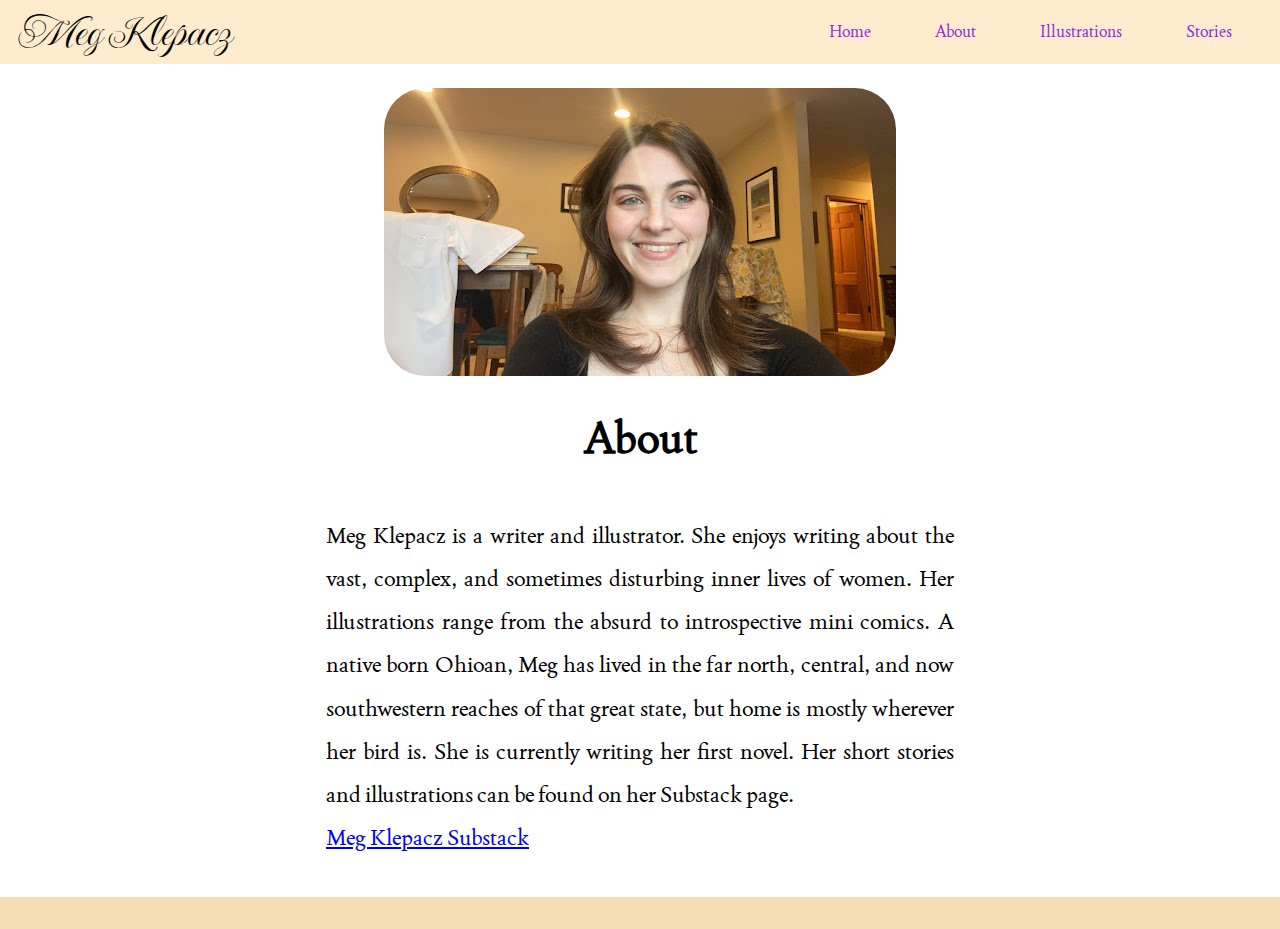
<file: about.html>
<!DOCTYPE html>
<html lang="en">
<head>
  <meta charset="UTF-8">
  <meta name="viewport" content="width=device-width, initial-scale=1.0">
  <link rel="stylesheet" href="reset.css">
  <link rel="stylesheet" href="main.css">
  <link rel="stylesheet" href="https://use.fontawesome.com/releases/v5.15.4/css/all.css" integrity="sha384-DyZ88mC6Up2uqS4h/KRgHuoeGwBcD4Ng9SiP4dIRy0EXTlnuz47vAwmeGwVChigm" crossorigin="anonymous" />
  <link rel="preconnect" href="https://fonts.googleapis.com">
  <link rel="preconnect" href="https://fonts.gstatic.com" crossorigin>
  <link href="https://fonts.googleapis.com/css2?family=Imperial+Script&display=swap" rel="stylesheet">
  <link href="https://fonts.googleapis.com/css2?family=Imperial+Script&family=Joan&display=swap" rel="stylesheet">
  <title>About</title>
</head>

<body>
  <div class="wrapper">
    <header>
      <div class="name">
        <h1>Meg Klepacz</h1>
      </div>
      <nav>
        <ul>
          <li><a href="index.html">Home</a></li>
          <li><a href="about.html">About</a></li>
          <li><a href="illustrations.html">Illustrations</a></li>
          <li><a href="stories.html">Stories</a></li>
        </ul>
      </nav>
    </header>

    <main>
      <figure>
        <img src="images/meg_klepacz.jpg" alt="Picture of Meg Klepacz">
      </figure>
      <h2>About</h2>
      <div class="author">
      <p>Meg Klepacz is a writer and illustrator. She enjoys writing about the vast, complex, and sometimes disturbing inner lives of women. Her illustrations range from the absurd to introspective mini comics. A native born Ohioan, Meg has lived in the far north, central, and now southwestern reaches of that great state, but home is mostly wherever her bird is. She is currently writing her first novel. Her short stories and illustrations can be found on her Substack page. <br><a href="https://megklepacz.substack.com">Meg Klepacz Substack</a></p>
    </div>
    </main>

    <footer>
      <a href="https://www.instagram.com/megklepacz/">
        <i class="fab fa-instagram"></i>
      </a>
      <a href="https://www.linkedin.com/in/margaret-klepacz-3870ab1a8/">
        <i class="fab fa-linkedin"></i>
      </a>
    </footer>
    </div>

</body>
</html>
</file>
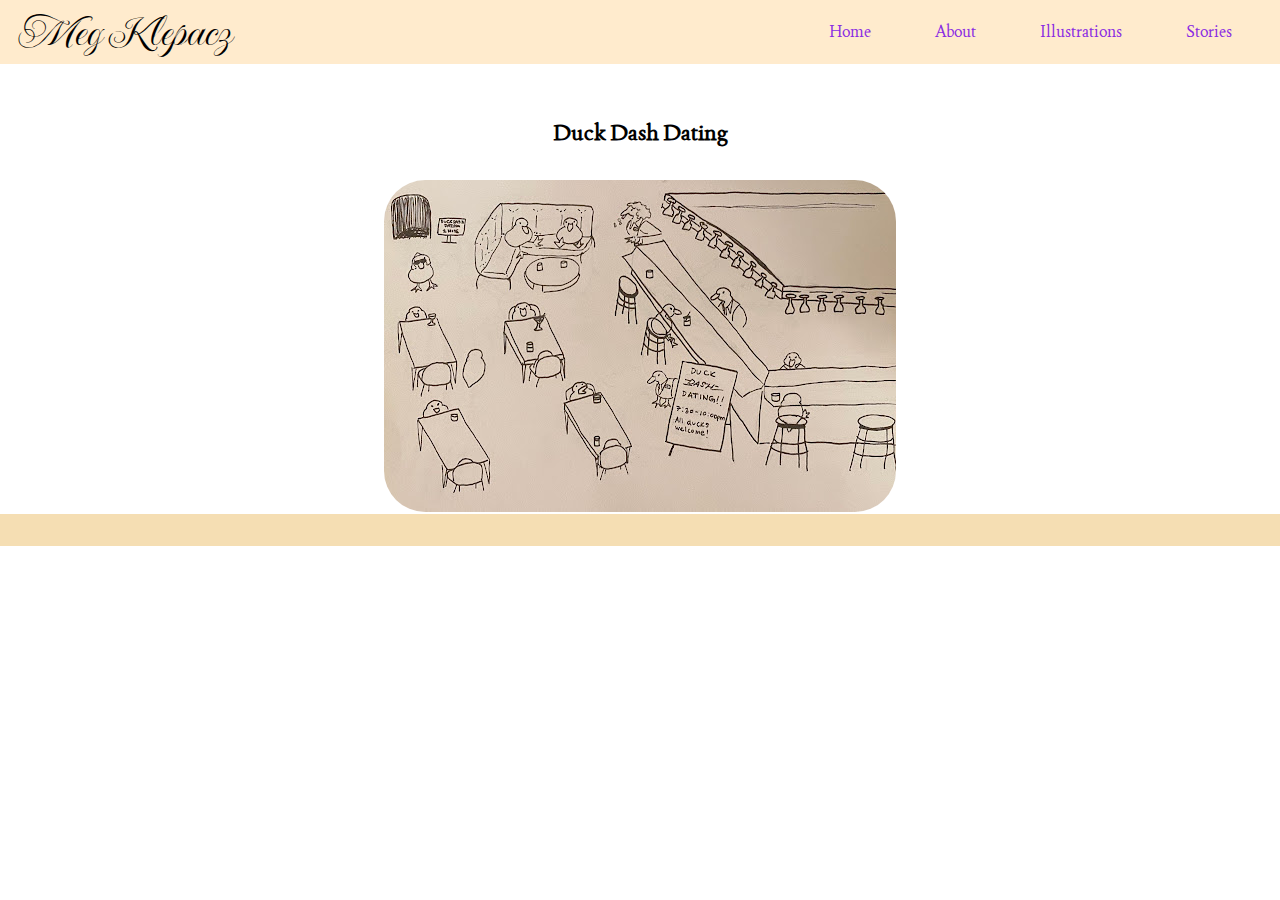
<file: duck_dash_dating.html>
<!DOCTYPE html>
<html lang="en">
<head>
  <meta charset="UTF-8">
  <meta name="viewport" content="width=device-width, initial-scale=1.0">
  <link rel="stylesheet" href="reset.css">
  <link rel="stylesheet" href="main.css">
    <link rel="stylesheet" href="https://use.fontawesome.com/releases/v5.15.4/css/all.css" integrity="sha384-DyZ88mC6Up2uqS4h/KRgHuoeGwBcD4Ng9SiP4dIRy0EXTlnuz47vAwmeGwVChigm" crossorigin="anonymous"/>
    <link rel="preconnect" href="https://fonts.googleapis.com">
    <link rel="preconnect" href="https://fonts.gstatic.com" crossorigin>
    <link href="https://fonts.googleapis.com/css2?family=Imperial+Script&display=swap" rel="stylesheet">
    <link href="https://fonts.googleapis.com/css2?family=Imperial+Script&family=Joan&display=swap" rel="stylesheet">
  <title>Duck Dash Dating</title>
</head>
<body>
    <div? class="wrapper">
    <header>
      <div class="name">
      <h1>Meg Klepacz</h1>
      </div>
    <nav>
      <ul>
        <li><a href="index.html">Home</a></li>
        <li><a href="about.html">About</a></li>
        <li><a href="illustrations.html">Illustrations</a></li>
        <li><a href="stories.html">Stories</a></li>
      </ul>
    </nav>
    </header>
    <main>
      <h3>Duck Dash Dating</h3>
      <img src="images/duck_dash.jpg" alt="Duck dash dating cover image">
    </main>
  <footer>
      <a href="https://www.instagram.com/megklepacz/">
       <i class="fab fa-instagram"></i>
      </a>
      <a href="https://www.linkedin.com/in/margaret-klepacz-3870ab1a8/">
      <i class="fab fa-linkedin"></i>
      </a>
    </footer>
  </div>
</body>
</html>
</file>
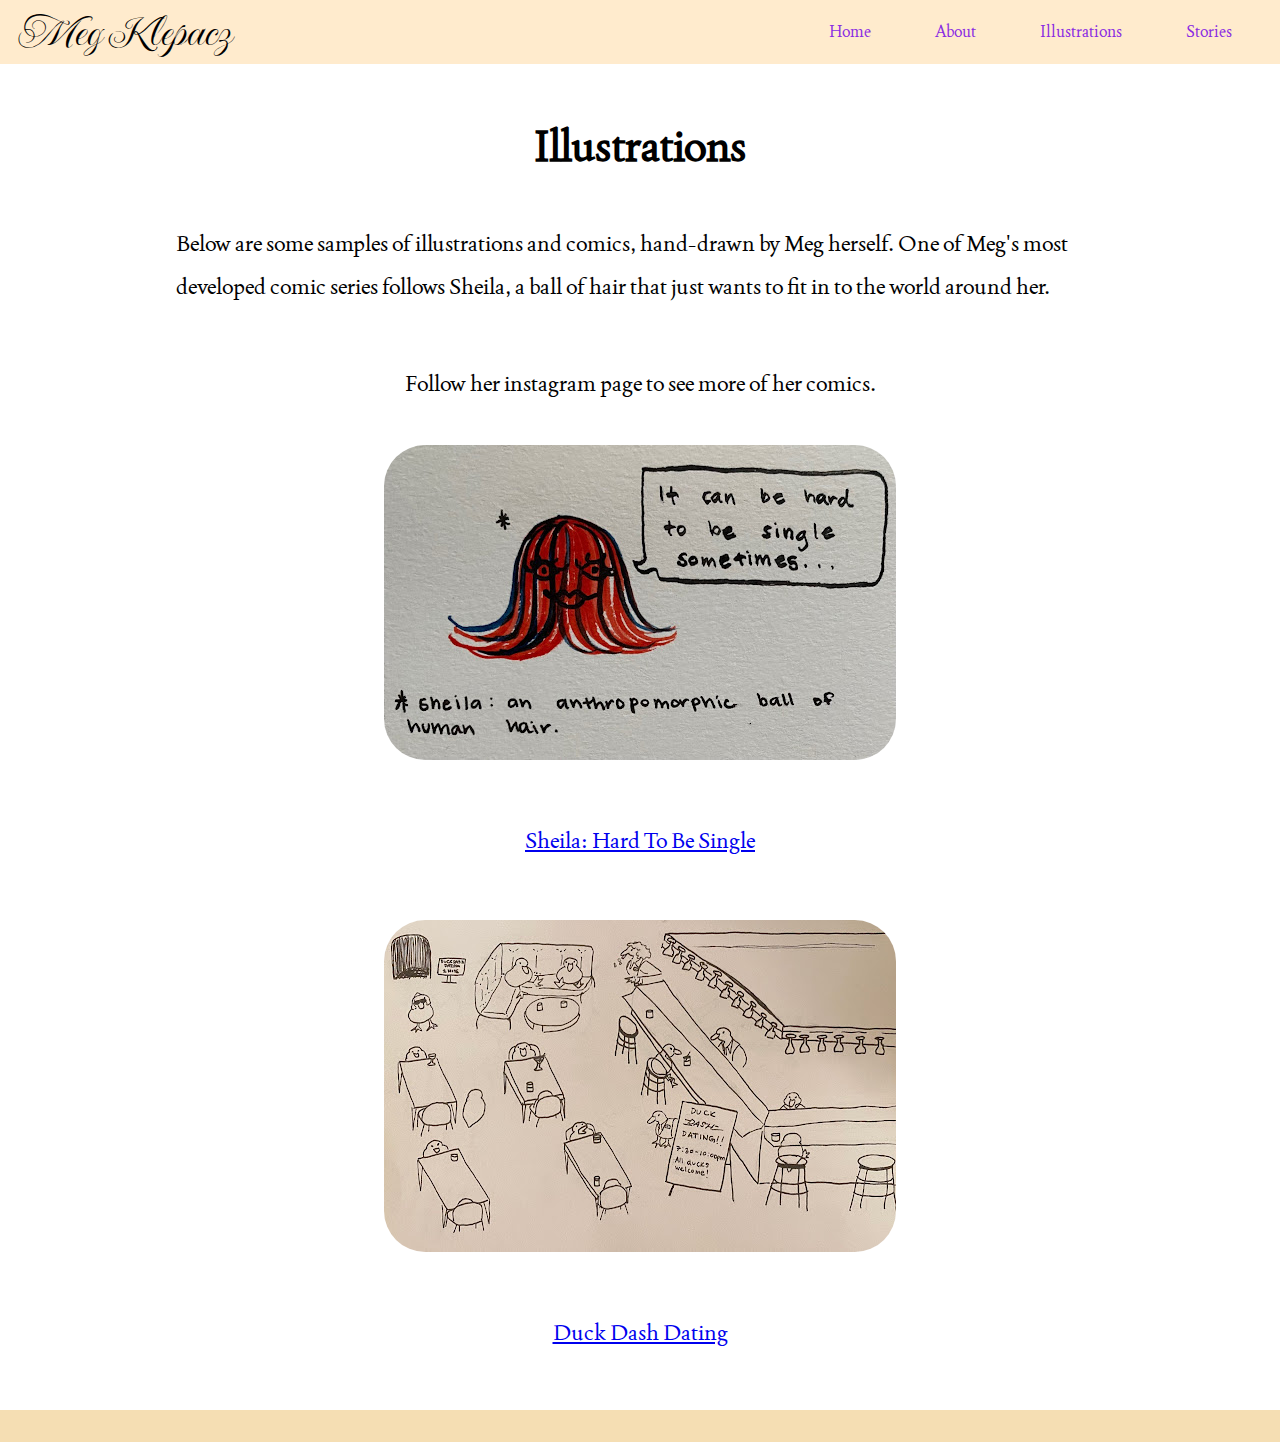
<file: illustrations.html>
<!DOCTYPE html>
<html lang="en">
<head>
  <meta charset="UTF-8">
  <meta name="viewport" content="width=device-width, initial-scale=1.0">
  <link rel="stylesheet" href="reset.css">
  <link rel="stylesheet" href="main.css">
    <link rel="stylesheet" href="https://use.fontawesome.com/releases/v5.15.4/css/all.css" integrity="sha384-DyZ88mC6Up2uqS4h/KRgHuoeGwBcD4Ng9SiP4dIRy0EXTlnuz47vAwmeGwVChigm" crossorigin="anonymous"/>
    <link rel="preconnect" href="https://fonts.googleapis.com">
    <link rel="preconnect" href="https://fonts.gstatic.com" crossorigin>
    <link href="https://fonts.googleapis.com/css2?family=Imperial+Script&display=swap" rel="stylesheet">
    <link href="https://fonts.googleapis.com/css2?family=Imperial+Script&family=Joan&display=swap" rel="stylesheet">
  <title>Illustrations by Meg Klepacz</title>
</head>
<body>
    <div class="wrapper">
    <header>
      <div class="name">
      <h1>Meg Klepacz</h1>
      </div>
    <nav>
      <ul>
        <li><a href="index.html">Home</a></li>
        <li><a href="about.html">About</a></li>
        <li><a href="illustrations.html">Illustrations</a></li>
        <li><a href="stories.html">Stories</a></li>
      </ul>
    </nav>
    </header>
    <main>
      <h2>Illustrations</h2>
      <p>Below are some samples of illustrations and comics, hand-drawn by Meg herself. One of Meg's most developed comic series follows Sheila, a ball of hair that just wants to fit in to the world around her.</p>
        <p> Follow her instagram page to see more of her comics.</p>
        <div class="comics"> 
        <img src="images/sheila_cover.jpg" alt="Initial image of Sheila comic">
          <a href="sheila.html">Sheila: Hard To Be Single</a>
        <img src="images/duck_dash.jpg" alt="Duck dash dating cover image">
          <a href="duck_dash_dating.html">Duck Dash Dating</a>
      </div>
    </main>
  <footer>
      <a href="https://www.instagram.com/megklepacz/">
       <i class="fab fa-instagram"></i>
      </a>
      <a href="https://www.linkedin.com/in/margaret-klepacz-3870ab1a8/">
      <i class="fab fa-linkedin"></i>
      </a>
    </footer>
  </div>
</body>
</html>
</file>
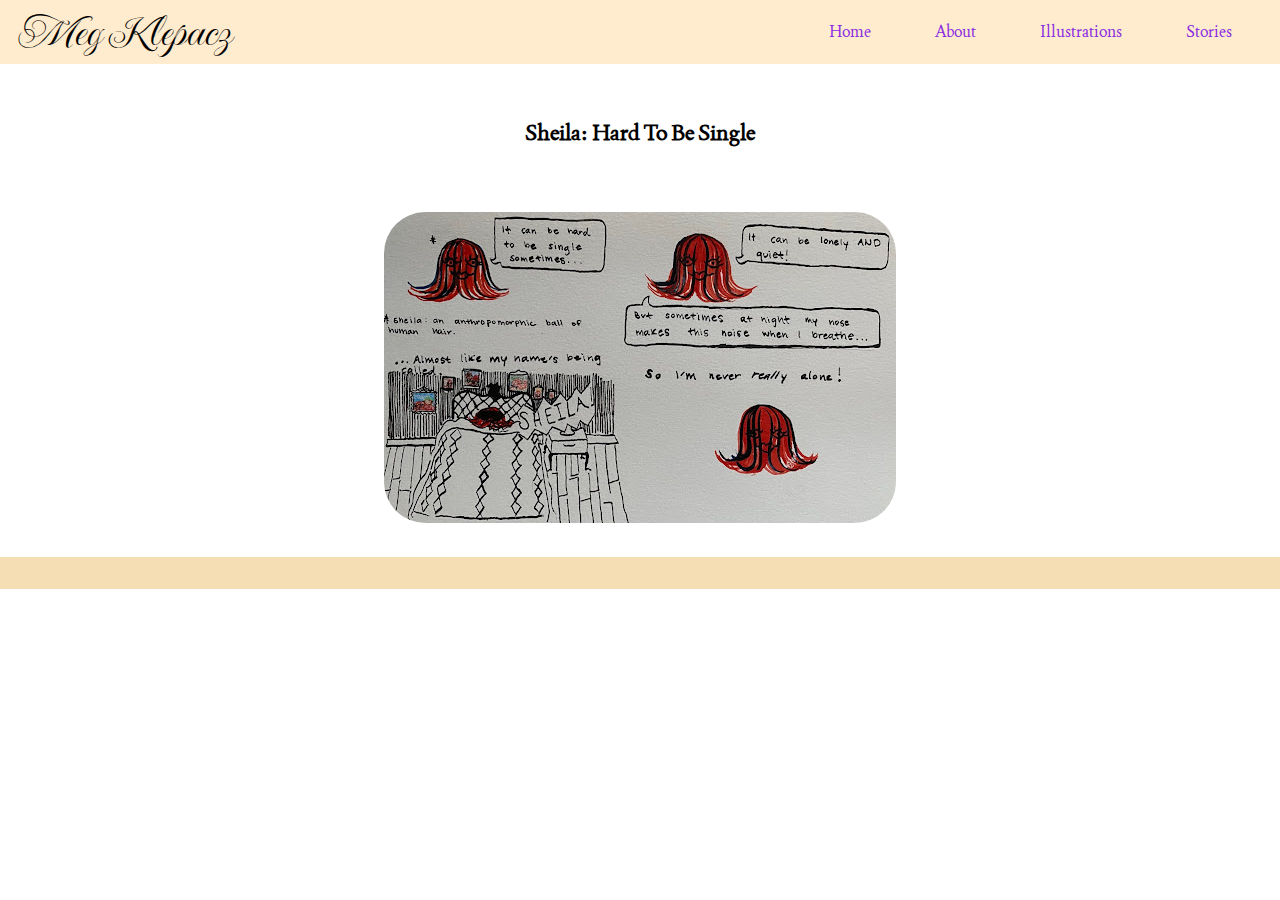
<file: sheila.html>
<!DOCTYPE html>
<html lang="en">
<head>
  <meta charset="UTF-8">
  <meta name="viewport" content="width=device-width, initial-scale=1.0">
  <link rel="stylesheet" href="reset.css">
  <link rel="stylesheet" href="main.css">
    <link rel="stylesheet" href="https://use.fontawesome.com/releases/v5.15.4/css/all.css" integrity="sha384-DyZ88mC6Up2uqS4h/KRgHuoeGwBcD4Ng9SiP4dIRy0EXTlnuz47vAwmeGwVChigm" crossorigin="anonymous"/>
    <link rel="preconnect" href="https://fonts.googleapis.com">
    <link rel="preconnect" href="https://fonts.gstatic.com" crossorigin>
    <link href="https://fonts.googleapis.com/css2?family=Imperial+Script&display=swap" rel="stylesheet">
    <link href="https://fonts.googleapis.com/css2?family=Imperial+Script&family=Joan&display=swap" rel="stylesheet">
  <title>Sheila</title>
</head>
<body>
    <div? class="wrapper">
    <header>
      <div class="name">
      <h1>Meg Klepacz</h1>
      </div>
    <nav>
      <ul>
        <li><a href="index.html">Home</a></li>
        <li><a href="about.html">About</a></li>
        <li><a href="illustrations.html">Illustrations</a></li>
        <li><a href="stories.html">Stories</a></li>
      </ul>
    </nav>
    </header>
    <main>
      <h3>Sheila: Hard To Be Single<h3>
      <img src="images/sheila_full.jpg" alt="Sheila: Hard To Be Single Full Comic">
    </main>
  <footer>
      <a href="https://www.instagram.com/megklepacz/">
       <i class="fab fa-instagram"></i>
      </a>
      <a href="https://www.linkedin.com/in/margaret-klepacz-3870ab1a8/">
      <i class="fab fa-linkedin"></i>
      </a>
    </footer>
  </div>
</body>
</html>
</file>
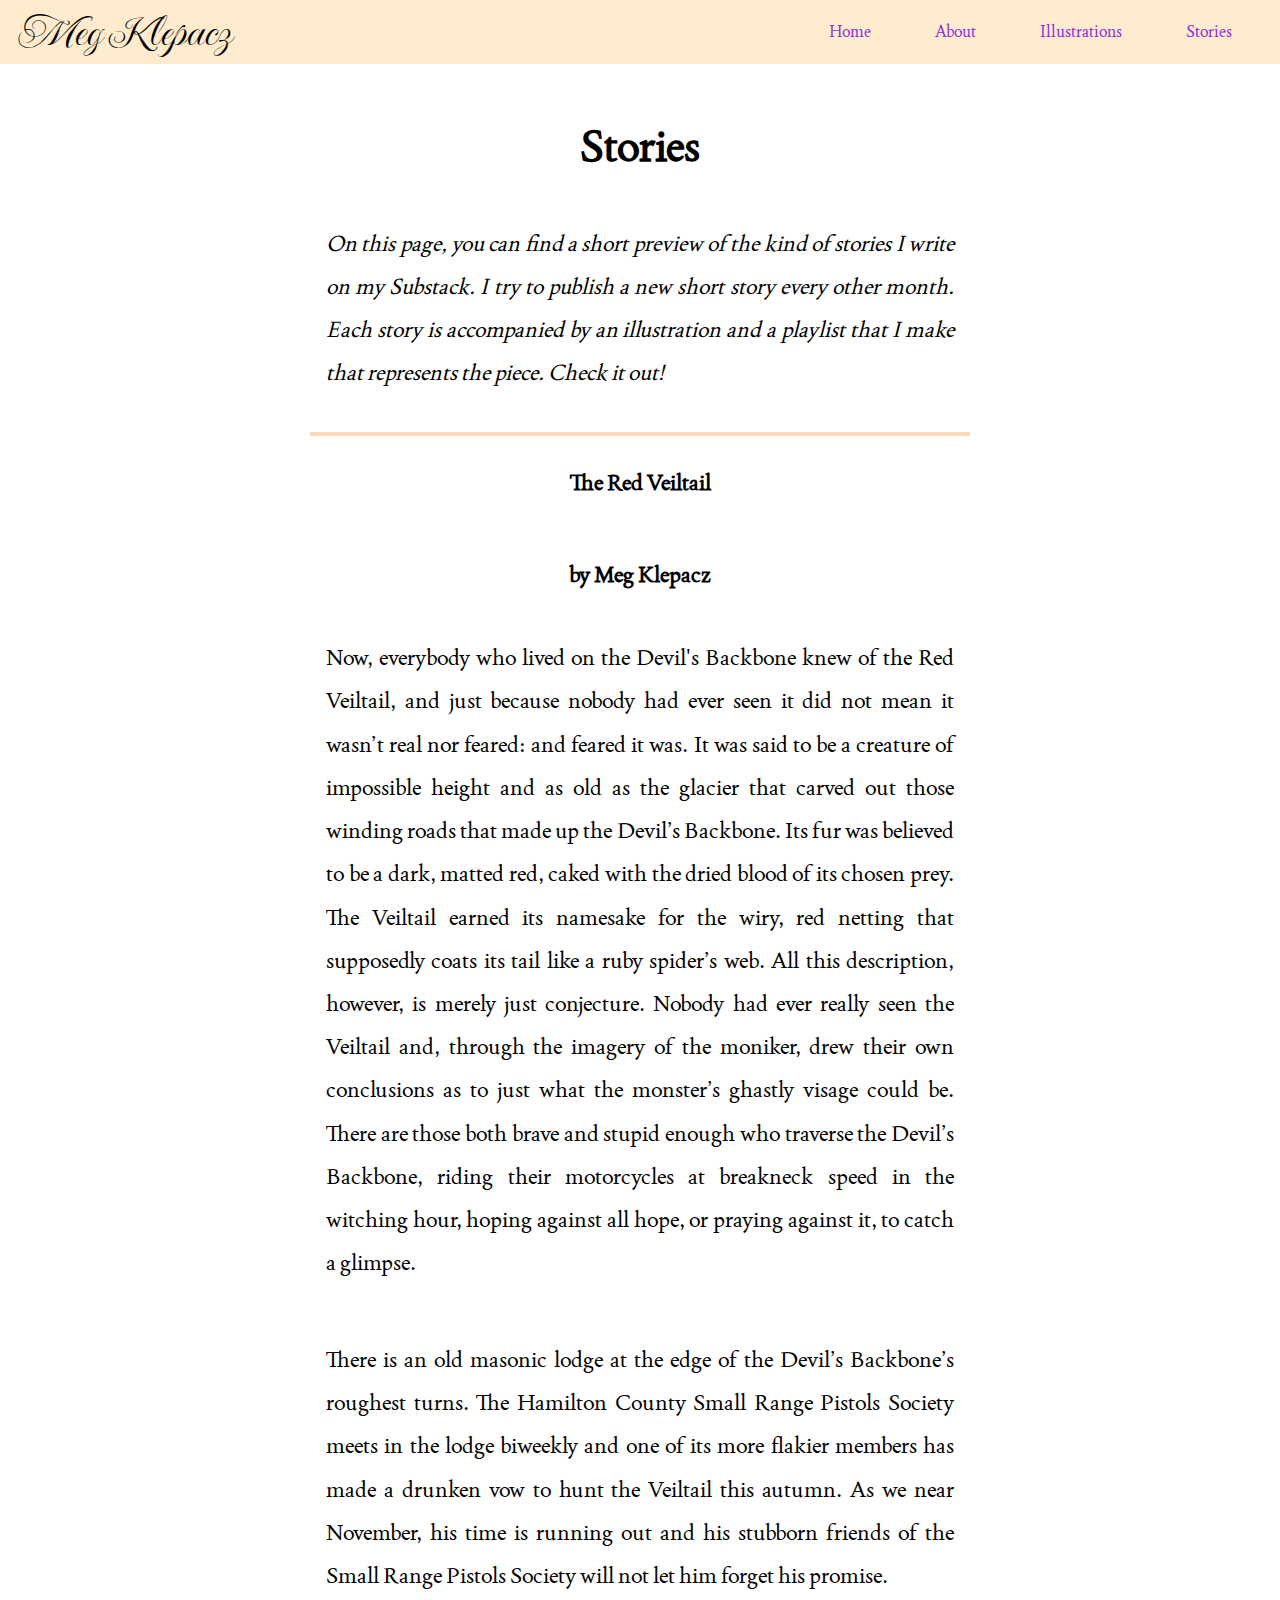
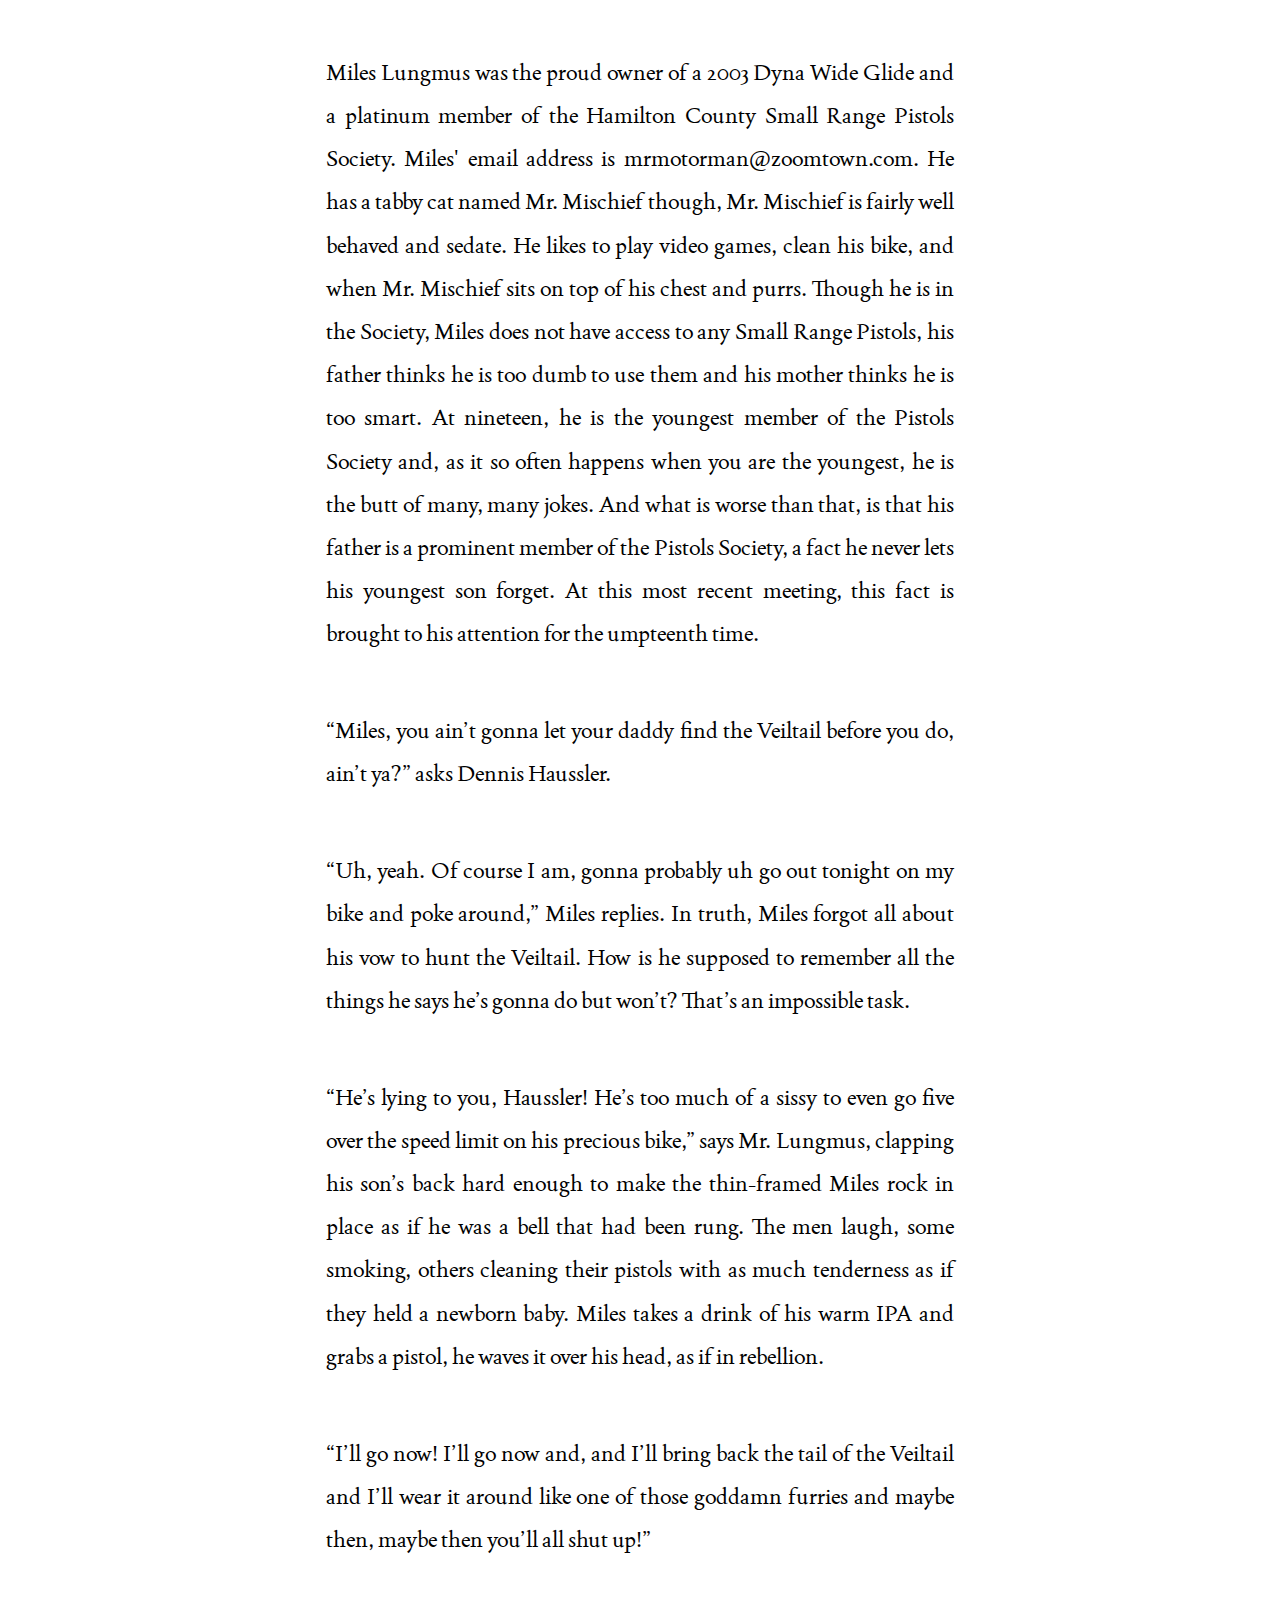
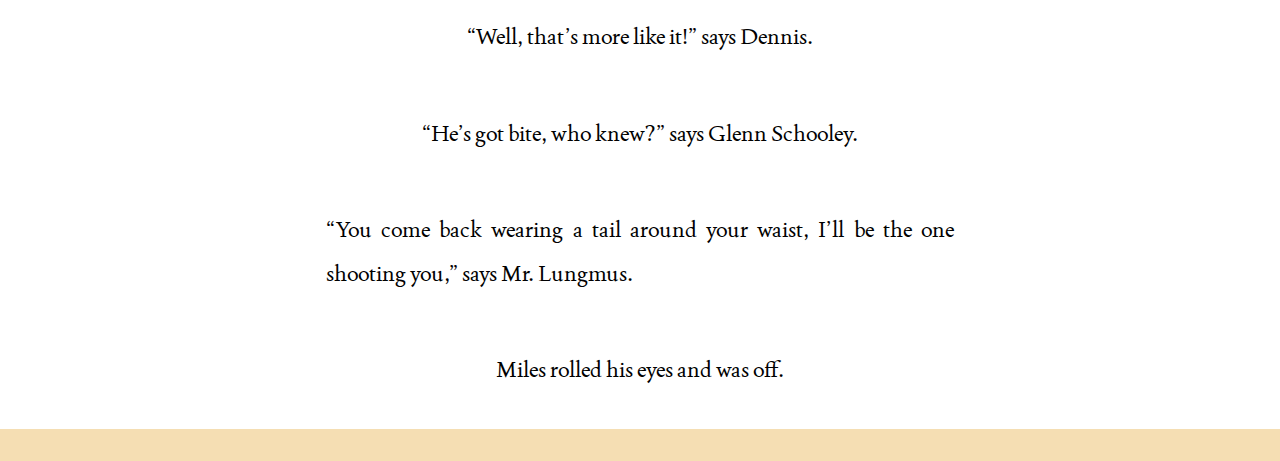
<file: stories.html>
<!DOCTYPE html>
<html lang="en">
<head>
  <meta charset="UTF-8">
  <meta name="viewport" content="width=device-width, initial-scale=1.0">
  <link rel="stylesheet" href="reset.css">
  <link rel="stylesheet" href="main.css">
    <link rel="stylesheet" href="https://use.fontawesome.com/releases/v5.15.4/css/all.css" integrity="sha384-DyZ88mC6Up2uqS4h/KRgHuoeGwBcD4Ng9SiP4dIRy0EXTlnuz47vAwmeGwVChigm" crossorigin="anonymous"/>
        <link rel="preconnect" href="https://fonts.googleapis.com">
    <link rel="preconnect" href="https://fonts.gstatic.com" crossorigin>
    <link href="https://fonts.googleapis.com/css2?family=Imperial+Script&display=swap" rel="stylesheet">
    <link href="https://fonts.googleapis.com/css2?family=Imperial+Script&family=Joan&display=swap" rel="stylesheet">
  <title>Stories: The Red Veiltail</title>
</head>
<body>
    <div? class="wrapper">
    <header>
      <div class="name">
      <h1>Meg Klepacz</h1>
      </div>
    <nav>
      <ul>
        <li><a href="index.html">Home</a></li>
        <li><a href="about.html">About</a></li>
        <li><a href="illustrations.html">Illustrations</a></li>
        <li><a href="stories.html">Stories</a></li>
      </ul>
    </nav>
    </header>
    <main>
      <h2>Stories</h2>
      <div class="authors_note">
          <p><em>On this page, you can find a short preview of the kind of stories I write on my Substack. I try to publish a new short story every other month. Each story is accompanied by an illustration and a playlist that I make that represents the piece. Check it out!</em></p>
      </div>
      <div class="redveil">
          <h3>The Red Veiltail</h3>
          <h3>by Meg Klepacz</h3>
      </div>
  <div class="story">
    <p>Now, everybody who lived on the Devil's Backbone knew of the Red Veiltail, and just because nobody had ever seen it did not mean it wasn’t real nor feared: and feared it was. It was said to be a creature of impossible height and as old as the glacier that carved out those winding roads that made up the Devil’s Backbone. Its fur was believed to be a dark, matted red, caked with the dried blood of its chosen prey. The Veiltail earned its namesake for the wiry, red netting that supposedly coats its tail like a ruby spider’s web. All this description, however, is merely just conjecture. Nobody had ever really seen the Veiltail and, through the imagery of the moniker, drew their own conclusions as to just what the monster’s ghastly visage could be. There are those both brave and stupid enough who traverse the Devil’s Backbone, riding their motorcycles at breakneck speed in the witching hour, hoping against all hope, or praying against it, to catch a glimpse.</p>
  <p>There is an old masonic lodge at the edge of the Devil’s Backbone’s roughest turns. The Hamilton County Small Range Pistols Society meets in the lodge biweekly and one of its more flakier members has made a drunken vow to hunt the Veiltail this autumn. As we near November, his time is running out and his stubborn friends of the Small Range Pistols Society will not let him forget his promise. </p>
  <p>Miles Lungmus was the proud owner of a 2003 Dyna Wide Glide and a platinum member of the Hamilton County Small Range Pistols Society. Miles' email address is mrmotorman@zoomtown.com. He has a tabby cat named Mr. Mischief though, Mr. Mischief is fairly well behaved and sedate. He likes to play video games, clean his bike, and when Mr. Mischief sits on top of his chest and purrs. Though he is in the Society, Miles does not have access to any Small Range Pistols, his father thinks he is too dumb to use them and his mother thinks he is too smart. At nineteen, he is the youngest member of the Pistols Society and, as it so often happens when you are the youngest, he is the butt of many, many jokes. And what is worse than that, is that his father is a prominent member of the Pistols Society, a fact he never lets his youngest son forget. At this most recent meeting, this fact is brought to his attention for the umpteenth time. </p>
  <p>“Miles, you ain’t gonna let your daddy find the Veiltail before you do, ain’t ya?” asks Dennis Haussler. </p>
  <p>“Uh, yeah. Of course I am, gonna probably uh go out tonight on my bike and poke around,” Miles replies. In truth, Miles forgot all about his vow to hunt the Veiltail. How is he supposed to remember all the things he says he’s gonna do but won’t? That’s an impossible task. </p>
  <p>“He’s lying to you, Haussler! He’s too much of a sissy to even go five over the speed limit on his precious bike,” says Mr. Lungmus, clapping his son’s back hard enough to make the thin-framed Miles rock in place as if he was a bell that had been rung. The men laugh, some smoking, others cleaning their pistols with as much tenderness as if they held a newborn baby. Miles takes a drink of his warm IPA and grabs a pistol, he waves it over his head, as if in rebellion.</p>
  <p>“I’ll go now! I’ll go now and, and I’ll bring back the tail of the Veiltail and I’ll wear it around like one of those goddamn furries and maybe then, maybe then you’ll all shut up!”</p>
  <p>“Well, that’s more like it!” says Dennis.</p>
  <p>“He’s got bite, who knew?” says Glenn Schooley.</p> 
  <p>“You come back wearing a tail around your waist, I’ll be the one shooting you,” says Mr. Lungmus.</p> 
<p>Miles rolled his eyes and was off. </p>

        </div>
    </main>

  <footer>
      <a href="https://www.instagram.com/megklepacz/">
       <i class="fab fa-instagram"></i>
      </a>
      <a href="https://www.linkedin.com/in/margaret-klepacz-3870ab1a8/">
      <i class="fab fa-linkedin"></i>
      </a>
    </footer>
  </div>
</body>
</html>
</file>
<file: main.css>
header {
  background-color: blanchedalmond;
  display: flex;
  justify-content: space-between;
  align-items: center;
  padding: .5rem 1rem;
}

header h1 {
  font-family: "Imperial Script", cursive;
  font-size: 300%;
  font-weight: 400;
  font-style: normal;
}
nav ul{
  list-style-type: none;
  display: flex;
  flex-wrap: wrap;
}

nav a {
  padding: 1rem 2rem;
  display: block;
  color: blueviolet;
  text-decoration: none;
}

nav a:hover {
  background-color: peachpuff;
  border-radius: 2rem;
}

.comics {
  display: flex;
  flex-direction: column;
  align-items: center;
  justify-content: space-between;
}

.comics a {
  padding: 4rem;
}

.styled-image {
  width: 500px;
  margin-bottom: 100px;
}

.authors_note {
  line-height: 3rem;
  margin-left: 150px;
  margin-right: 150px;
  text-align: justify;
  border-bottom: 4px solid peachpuff;
}

h3 .redveil{
  line-height: 1rem;
  margin-left: 150px;
  margin-right: 150px;
  text-align: justify;
  justify-content: center;
  text-align: center;
  padding: 2rem;
}

h2 {
  justify-content: center;
  text-align: center;
  padding: 2rem;
  font-size: 2em;
}

h3 {
  justify-content: center;
  text-align: center;
  padding: 2rem;
  font-size: 1em;
}

p {
  display: grid;
  justify-content: center;
  padding: 1rem; 
  line-height: 2em;
}
.author {
  line-height: 3rem;
  margin-left: 150px;
  margin-right: 150px;
  text-align: justify;
}


.para {
  justify-content: center;
  padding: 1rem; 
}
body {
  font-family: "Joan", serif;
  font-weight: 400;
  font-style: normal;
}

.story {
  line-height: 3rem;
  margin-left: 150px;
  margin-right: 150px;
  text-align: justify;
}

main {
  width: 960px; 
  margin: 0 auto;
  font-size: 135%;
  line-height: 1.3;
  padding: 1em 0 0 0;
}

img {
  display: block;
  border: 2px solid white;
  border-radius: 2em;
  margin-left: auto;
  margin-right: auto;
  align-items: center;
  height: auto;
  max-width: 100%;
}

footer {
  background-color: wheat;
  padding: 1em; 
  display: flex;
  justify-content: space-around;
  align-items: center;
}

footer a {
  font-size: 160%;
  text-decoration:  none;
  color: purple; 
}

footer a:hover {
  color: blue;
}
</file>
